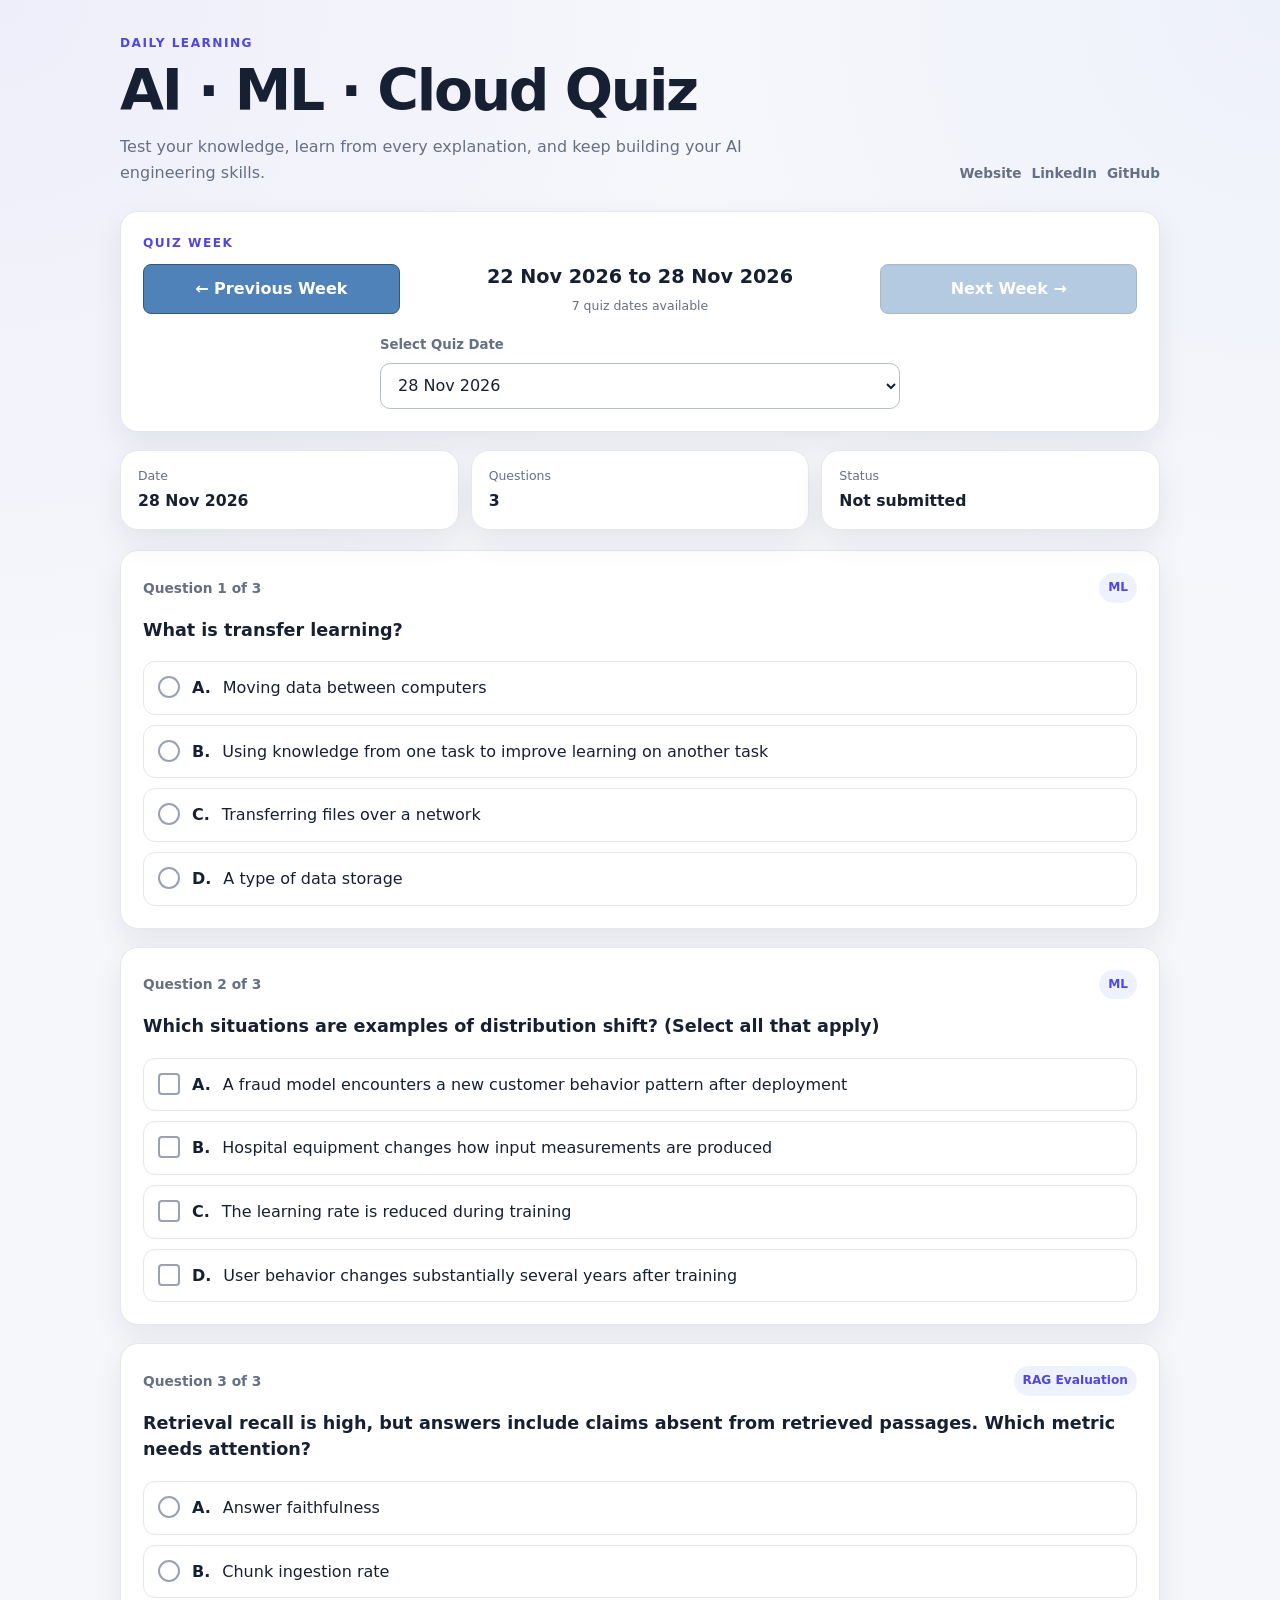
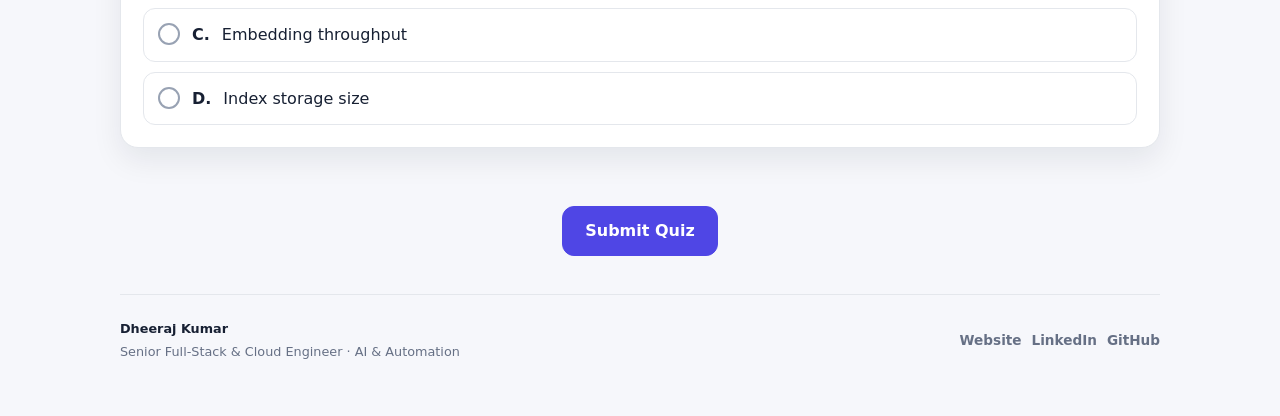
<file: index.html>
<!DOCTYPE html>
<html lang="en">

<head>
  <meta charset="UTF-8" />
  <meta name="viewport" content="width=device-width, initial-scale=1.0" />
  <meta name="description" content="Daily AI, ML and Cloud quiz — three questions every day." />
  <meta name="theme-color" content="#4f46e5" />
  <link rel="icon" type="image/x-icon" href="assets/favicons/favicon.ico">
  <link rel="icon" type="image/svg+xml" href="assets/favicons/favicon.svg">
  <link rel="icon" type="image/png" sizes="32x32" href="assets/favicons/favicon-32x32.png">
  <link rel="apple-touch-icon" sizes="180x180" href="assets/favicons/apple-touch-icon.png">
  <title>Daily AI · ML · Cloud Quiz</title>
  <link rel="stylesheet" href="./css/main.css" />
</head>

<body>
  <main class="page-shell">
    <header class="site-header">
      <div class="brand-block">
        <p class="eyebrow">DAILY LEARNING</p>
        <h1>AI · ML · Cloud Quiz</h1>
        <p class="subtitle">Test your knowledge, learn from every explanation, and keep building your AI engineering
          skills.</p>
      </div>

      <nav class="header-links" aria-label="Profile links">
        <a id="website-link" class="header-link" href="#" target="_blank" rel="noopener noreferrer">Website</a>
        <a id="linkedin-link" class="header-link" href="#" target="_blank" rel="noopener noreferrer">LinkedIn</a>
        <a id="github-link" class="header-link" href="#" target="_blank" rel="noopener noreferrer">GitHub</a>
      </nav>
    </header>

    <section class="week-panel" aria-labelledby="week-heading">
      <div class="section-label" id="week-heading">Quiz Week</div>
      <div class="week-navigation">
        <button id="previous-week-btn" class="week-nav-btn" type="button" aria-label="Previous week">
          <span aria-hidden="true">←</span>
          <span>Previous Week</span>
        </button>

        <div class="week-range" aria-live="polite">
          <strong id="week-range">—</strong>
          <span id="week-availability" class="week-availability">Loading available quizzes…</span>
        </div>

        <button id="next-week-btn" class="week-nav-btn" type="button" aria-label="Next week">
          <span>Next Week</span>
          <span aria-hidden="true">→</span>
        </button>
      </div>

      <div class="date-selector-wrap">
        <label for="quiz-date">Select Quiz Date</label>
        <select id="quiz-date" aria-label="Select quiz date"></select>
      </div>
    </section>

    <section class="quiz-meta" aria-live="polite">
      <div class="meta-card">
        <span class="meta-label">Date</span>
        <strong id="display-date">—</strong>
      </div>
      <div class="meta-card">
        <span class="meta-label">Questions</span>
        <strong id="question-count">—</strong>
      </div>
      <div class="meta-card">
        <span class="meta-label">Status</span>
        <strong id="quiz-status">Loading</strong>
      </div>
    </section>

    <section id="error-banner" class="message-banner error-banner hidden" role="alert"></section>
    <section id="info-banner" class="message-banner info-banner hidden" role="status"></section>

    <form id="quiz-form" novalidate>
      <div id="questions" aria-live="polite"></div>

      <div class="submit-area">
        <p id="form-message" class="form-message" aria-live="polite"></p>
        <button id="submit-btn" class="primary-btn" type="submit">Submit Quiz</button>
      </div>
    </form>

    <section id="result-card" class="result-card hidden" aria-live="polite">
      <p class="result-kicker">Your Result</p>
      <div class="score-line">
        <strong id="score">0 / 0</strong>
        <span id="score-message"></span>
      </div>
      <button id="retry-btn" class="secondary-btn" type="button">Try Again</button>
    </section>

    <footer class="site-footer">
      <div>
        <strong>Dheeraj Kumar</strong>
        <span>Senior Full-Stack &amp; Cloud Engineer · AI &amp; Automation</span>
      </div>
      <div class="footer-links">
        <a id="footer-website-link" href="#" target="_blank" rel="noopener noreferrer">Website</a>
        <a id="footer-linkedin-link" href="#" target="_blank" rel="noopener noreferrer">LinkedIn</a>
        <a id="footer-github-link" href="#" target="_blank" rel="noopener noreferrer">GitHub</a>
      </div>
    </footer>
  </main>

  <!-- Local-preview fallback generated from data/manifest.json. HTTP hosting still uses data/manifest.json. -->
  <script id="manifest-fallback"
    type="application/json">{"dates":["2026-09-13","2026-09-12","2026-09-11","2026-09-10","2026-09-09","2026-09-08","2026-09-07","2026-09-06","2026-09-05","2026-09-04","2026-09-03","2026-09-02","2026-09-01","2026-08-31"]}</script>
  <noscript>
    <div class="message-banner error-banner" style="display:block;margin:16px;">JavaScript is required to run the quiz.
    </div>
  </noscript>
  <script type="module" src="./js/app.js"></script>
</body>

</html>
</file>
<file: css/main.css>
@import url("./variables.css");
@import url("./layout.css");
@import url("./components.css");
@import url("./quiz.css");
@import url("./responsive.css");
</file>
